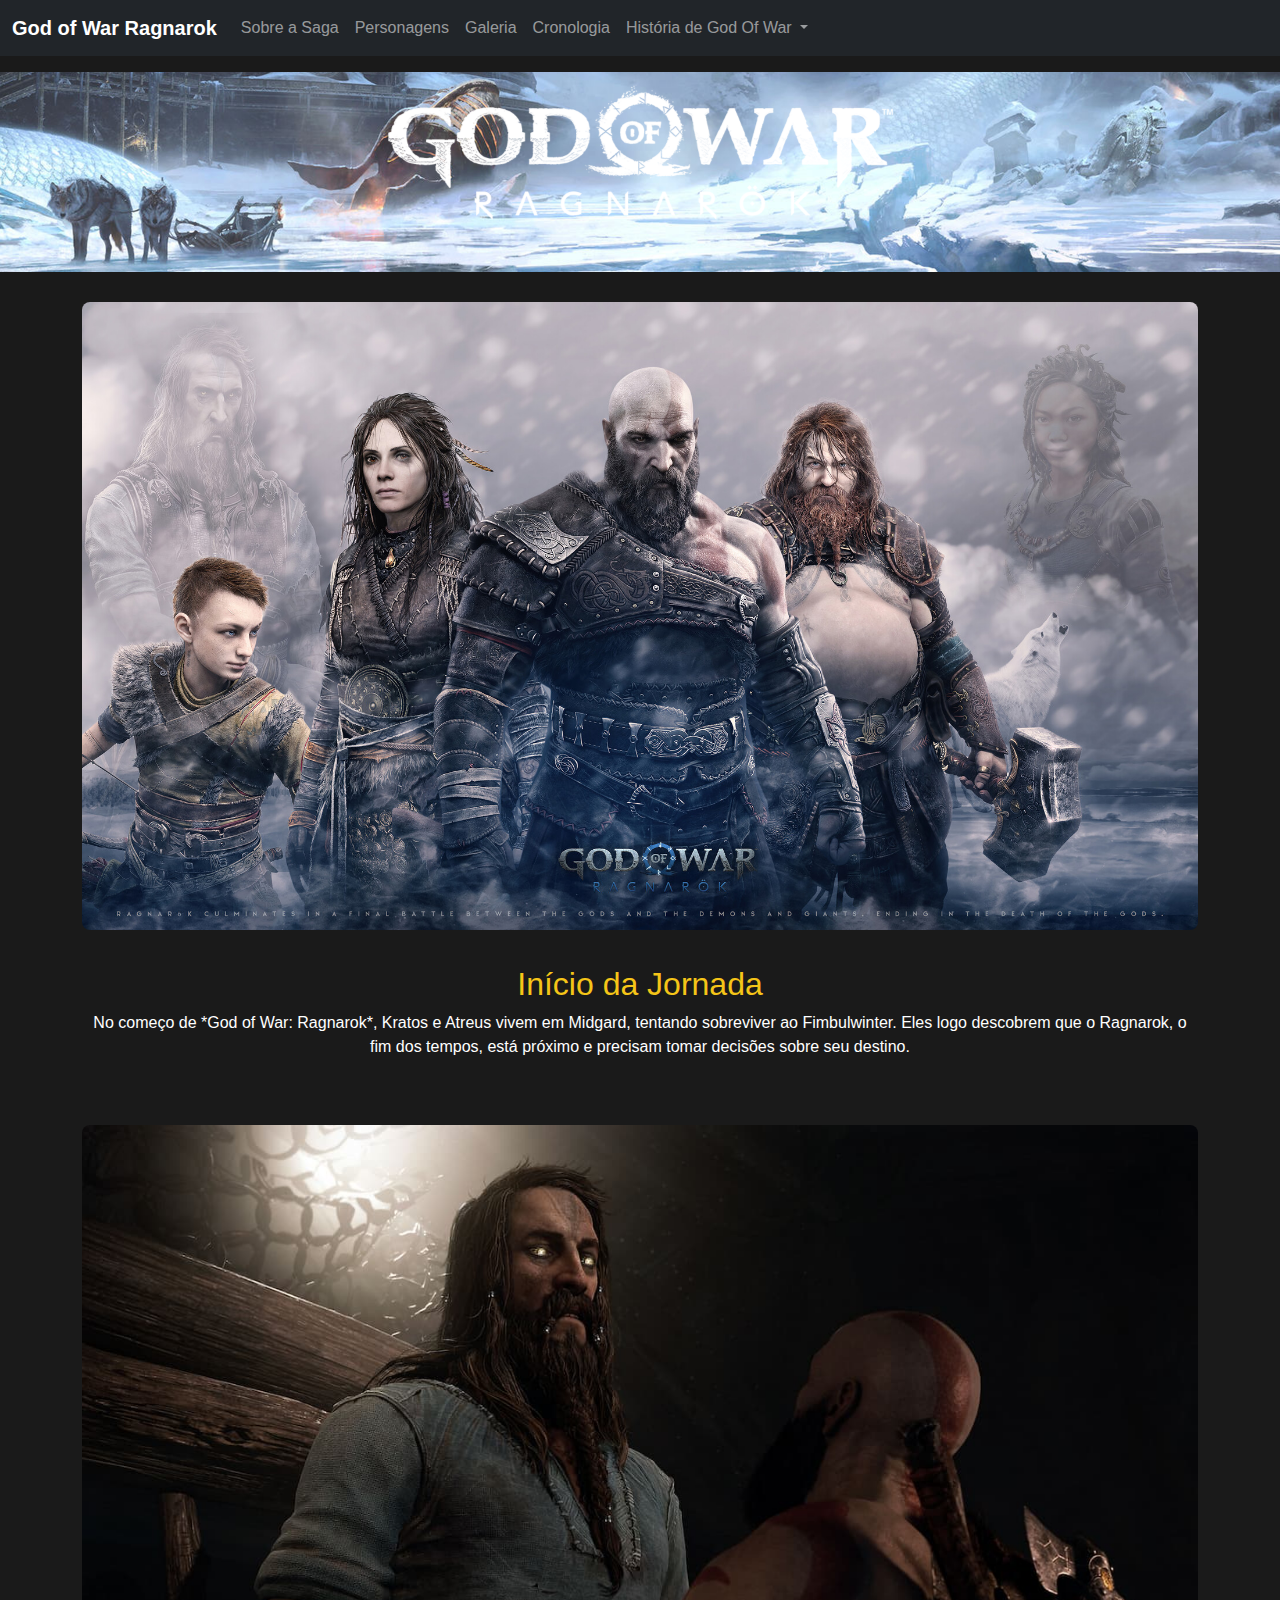
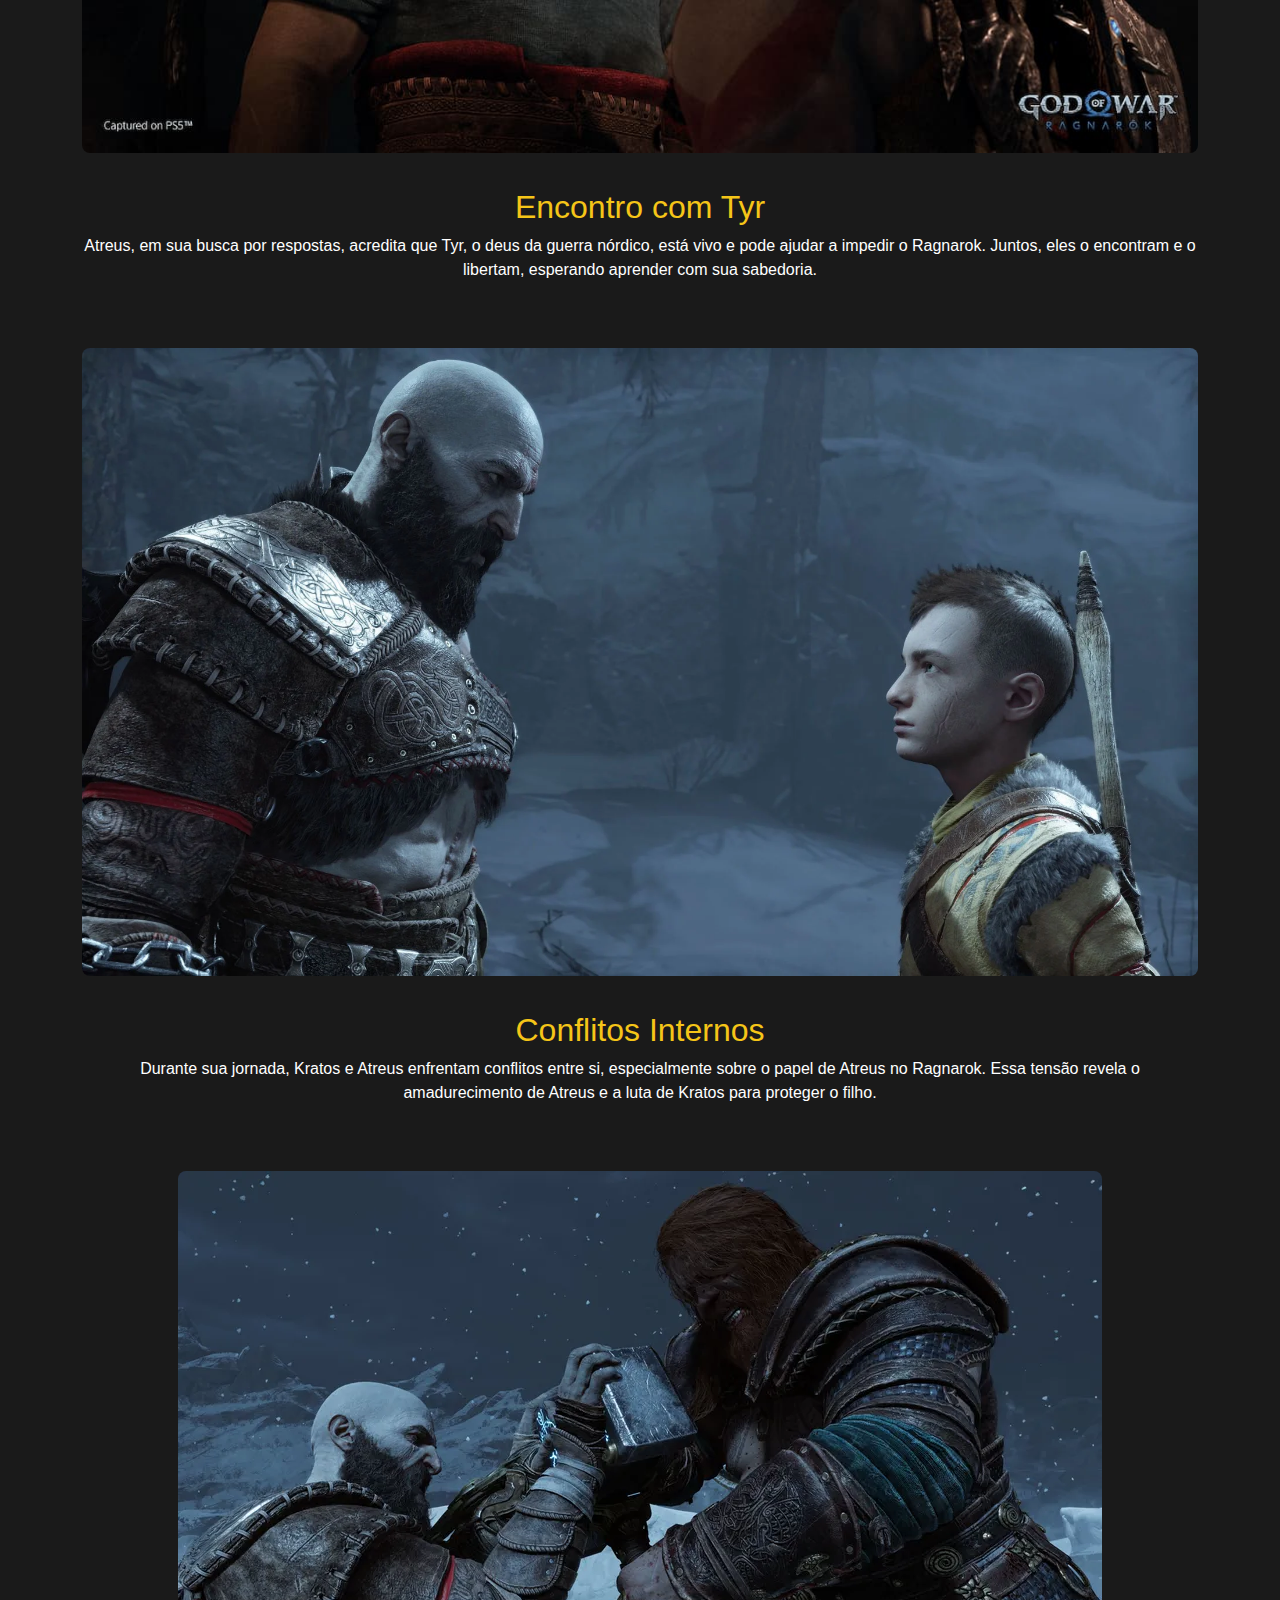
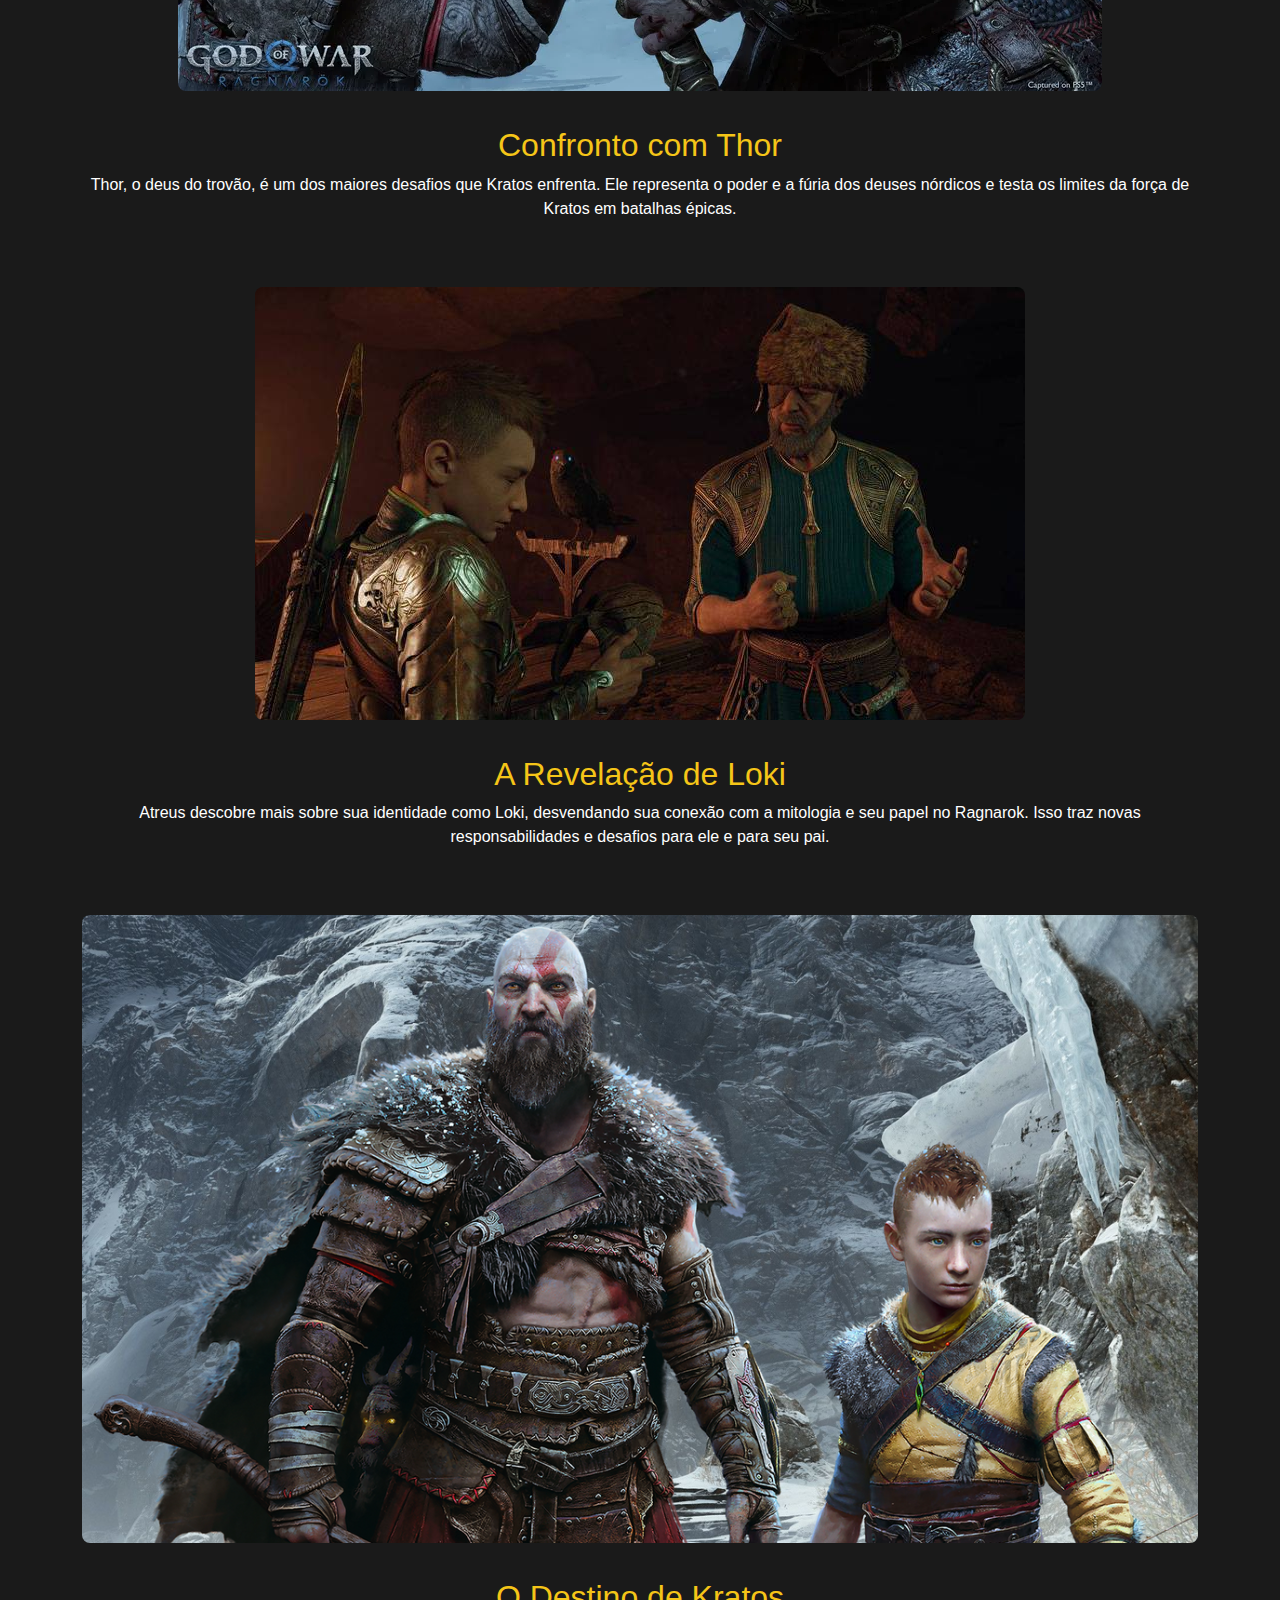
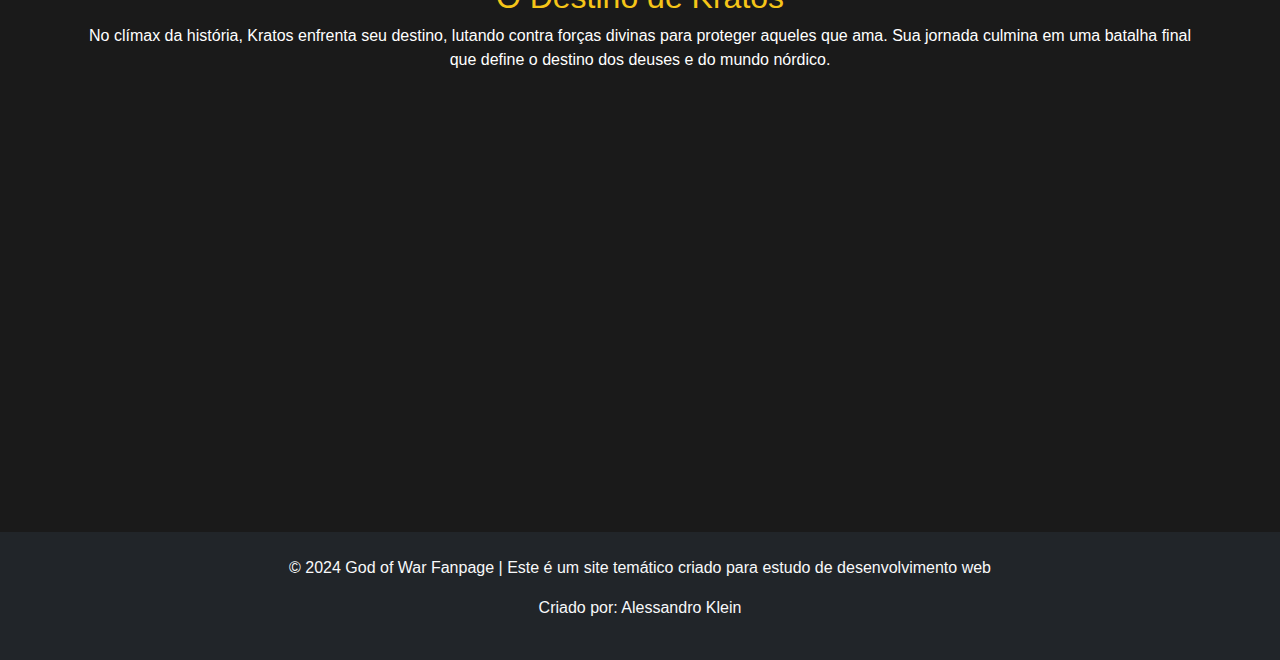
<file: index.html>
<!DOCTYPE html>
<html lang="pt-br">

<head>
   <meta charset="UTF-8">
   <meta name="viewport" content="width=device-width, initial-scale=1.0">
   <title>God of War - Ragnarok</title> <!--Titulo do site que aparece na barra-->
   <link href="https://cdn.jsdelivr.net/npm/bootstrap@5.3.0/dist/css/bootstrap.min.css" rel="stylesheet">
   <link rel="icon" type="image/x-icon" href="img/icone.webp" /> <!--Icone do site-->
   <link rel="stylesheet" href="css/inicio.css"> <!--Chamando o css-->
</head>

<body>

   <!-- Menu do site -->
   <nav class="navbar navbar-expand-lg navbar-dark bg-dark">
      <div class="container-fluid">
         <a class="navbar-brand" href="#">God of War Ragnarok</a>
         <button class="navbar-toggler" type="button" data-bs-toggle="collapse" data-bs-target="#navbarNav">
            <span class="navbar-toggler-icon"></span>
         </button>
         <div class="collapse navbar-collapse" id="navbarNav">
            <ul class="navbar-nav">
               <li class="nav-item"><a class="nav-link" href="index.html">Sobre a Saga</a></li>
               <li class="nav-item"><a class="nav-link" href="personagens.html">Personagens</a></li>
               <li class="nav-item"><a class="nav-link" href="galeria.html">Galeria</a></li>
               <li class="nav-item"><a class="nav-link" href="cronologia.html">Cronologia</a></li>
               <li class="nav-item dropdown">
                  <a class="nav-link dropdown-toggle" href="#" id="navbarDropdown" role="button"
                     data-bs-toggle="dropdown" aria-expanded="false">
                     História de God Of War
                  </a>
                  <ul class="dropdown-menu bg-dark" aria-labelledby="navbarDropdown">
                     <li><a class="dropdown-item text-light"
                           href="https://godofwar.fandom.com/pt-br/wiki/God_of_War">God of War</a></li>
                     <li><a class="dropdown-item text-light"
                           href="https://godofwar.fandom.com/pt-br/wiki/God_of_War">God Of War 2</a></li>
                     <li><a class="dropdown-item text-light"
                           href="https://godofwar.fandom.com/pt-br/wiki/God_of_War:_Chains_of_Olympus">God of War:
                           Chains of Olympus</a></li>
                     <li><a class="dropdown-item text-light"
                           href="https://godofwar.fandom.com/pt-br/wiki/God_of_War_III">God Of War 3</a></li>
                     <li><a class="dropdown-item text-light"
                           href="https://godofwar.fandom.com/pt-br/wiki/God_of_War:_Ghost_of_Sparta">God of War: Ghost
                           of Sparta</a></li>
                     <li><a class="dropdown-item text-light"
                           href="https://godofwar.fandom.com/pt-br/wiki/God_of_War:_Ascension">God of War: Ascension</a>
                     </li>
                     <li><a class="dropdown-item text-light"
                           href="https://www.playstation.com/pt-br/games/god-of-war/">God of War</a></li>
                     <li><a class="dropdown-item text-light"
                           href="https://www.playstation.com/pt-br/games/god-of-war-ragnarok/">God of War Ragnarök</a>
                     </li>
                  </ul>
         </div>
      </div>
   </nav>

   <!-- Cabeçalho -->
   <div id="cabecalho">
      <img src="img/FilterImage.png" alt="God of War Ragnarok">
   </div>

   <!-- Conteúdo Principal -->
   <div class="container">

      <!-- Sessão 1 -->
      <div class="content-section">
         <img src="img/1.jpg" alt="Início da Jornada">
         <h2>Início da Jornada</h2>
         <p>No começo de *God of War: Ragnarok*, Kratos e Atreus vivem em Midgard, tentando sobreviver ao Fimbulwinter.
            Eles logo descobrem que o Ragnarok, o fim dos tempos, está próximo e precisam tomar decisões sobre seu
            destino.</p>
      </div>

      <!-- Sessão 2 -->
      <div class="content-section">
         <img src="img/Tyr.jpg" alt="Encontro com Tyr">
         <h2>Encontro com Tyr</h2>
         <p>Atreus, em sua busca por respostas, acredita que Tyr, o deus da guerra nórdico, está vivo e pode ajudar a
            impedir o Ragnarok. Juntos, eles o encontram e o libertam, esperando aprender com sua sabedoria.</p>
      </div>

      <!-- Sessão 3 -->
      <div class="content-section">
         <img src="img/historia3.webp" alt="Conflitos Internos">
         <h2>Conflitos Internos</h2>
         <p>Durante sua jornada, Kratos e Atreus enfrentam conflitos entre si, especialmente sobre o papel de Atreus no
            Ragnarok. Essa tensão revela o amadurecimento de Atreus e a luta de Kratos para proteger o filho.</p>
      </div>

      <!-- Sessão 4 -->
      <div class="content-section">
         <img src="img/historia4.webp" alt="Confronto com Thor">
         <h2>Confronto com Thor</h2>
         <p>Thor, o deus do trovão, é um dos maiores desafios que Kratos enfrenta. Ele representa o poder e a fúria dos
            deuses nórdicos e testa os limites da força de Kratos em batalhas épicas.</p>
      </div>

      <!-- Sessão 5 -->
      <div class="content-section">
         <img src="img/historia5.jpg" alt="A Revelação de Loki">
         <h2>A Revelação de Loki</h2>
         <p>Atreus descobre mais sobre sua identidade como Loki, desvendando sua conexão com a mitologia e seu papel no
            Ragnarok. Isso traz novas responsabilidades e desafios para ele e para seu pai.</p>
      </div>

      <!-- Sessão 6 -->
      <div class="content-section">
         <img src="img/historia6.webp" alt="O Destino de Kratos">
         <h2>O Destino de Kratos</h2>
         <p>No clímax da história, Kratos enfrenta seu destino, lutando contra forças divinas para proteger aqueles que
            ama. Sua jornada culmina em uma batalha final que define o destino dos deuses e do mundo nórdico.</p>
      </div>
   </div>

   <!-- Sessão de Vídeos -->
   <div class="container my-5">
      <div class="row">
         <div class="col-md-6 mb-4">
            <iframe width="100%" height="315" src="https://www.youtube.com/embed/73vcV1a7dhc?si=-j7WTASxTA_2rGPK"
               title="YouTube video player" frameborder="0"
               allow="accelerometer; autoplay; clipboard-write; encrypted-media; gyroscope; picture-in-picture; web-share"
               referrerpolicy="strict-origin-when-cross-origin" allowfullscreen></iframe>
         </div>
         <div class="col-md-6 mb-4">
            <iframe width="100%" height="315" src="https://www.youtube.com/embed/NadUHKLArLE?si=p5cBdzoyK_fMfnGP"
               title="YouTube video player" frameborder="0"
               allow="accelerometer; autoplay; clipboard-write; encrypted-media; gyroscope; picture-in-picture; web-share"
               referrerpolicy="strict-origin-when-cross-origin" allowfullscreen></iframe>
         </div>
      </div>
   </div>

   <!-- Rodapé -->
   <footer class="bg-dark text-light text-center p-4 mt-5">
      <p>&copy; 2024 God of War Fanpage | Este é um site temático criado para estudo de desenvolvimento web</p>
      <p>Criado por: Alessandro Klein</p>
   </footer>

   <script src="https://cdn.jsdelivr.net/npm/bootstrap@5.3.0/dist/js/bootstrap.bundle.min.js"></script>
</body>

</html>
</file>
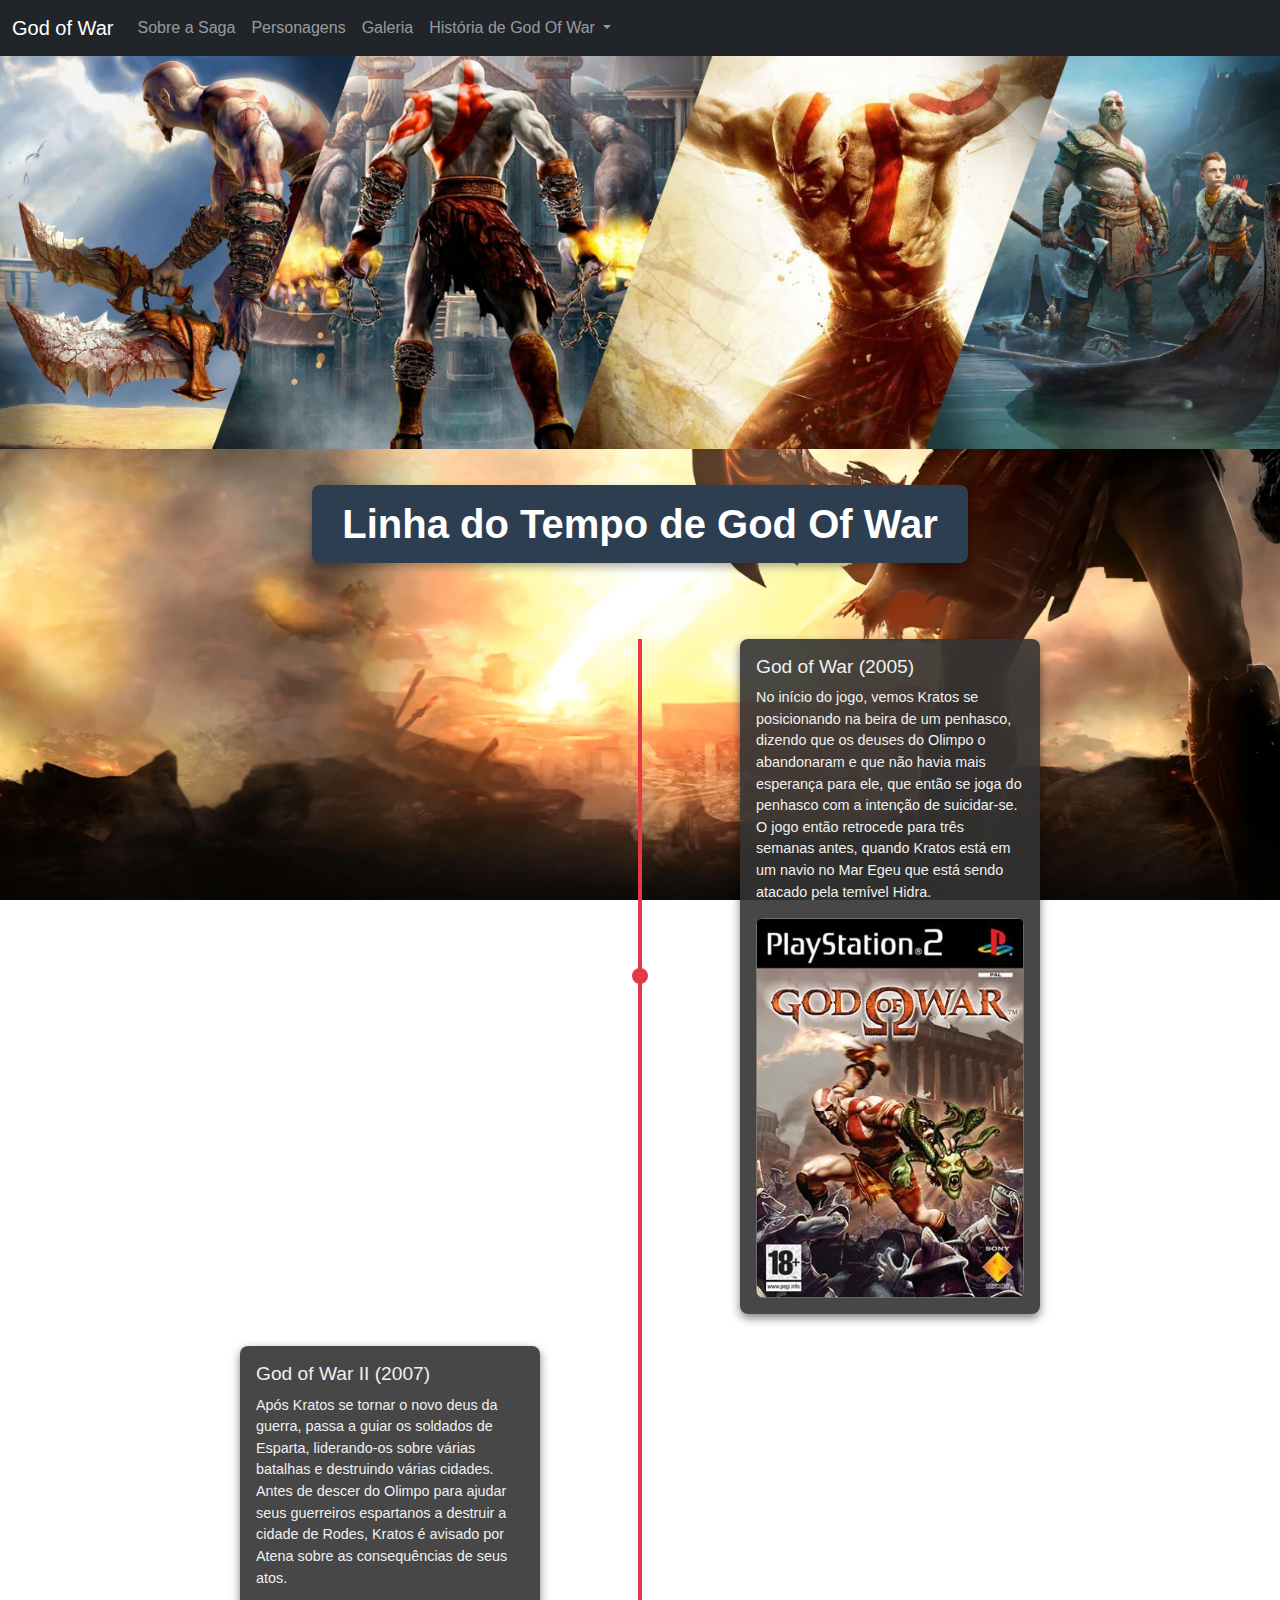
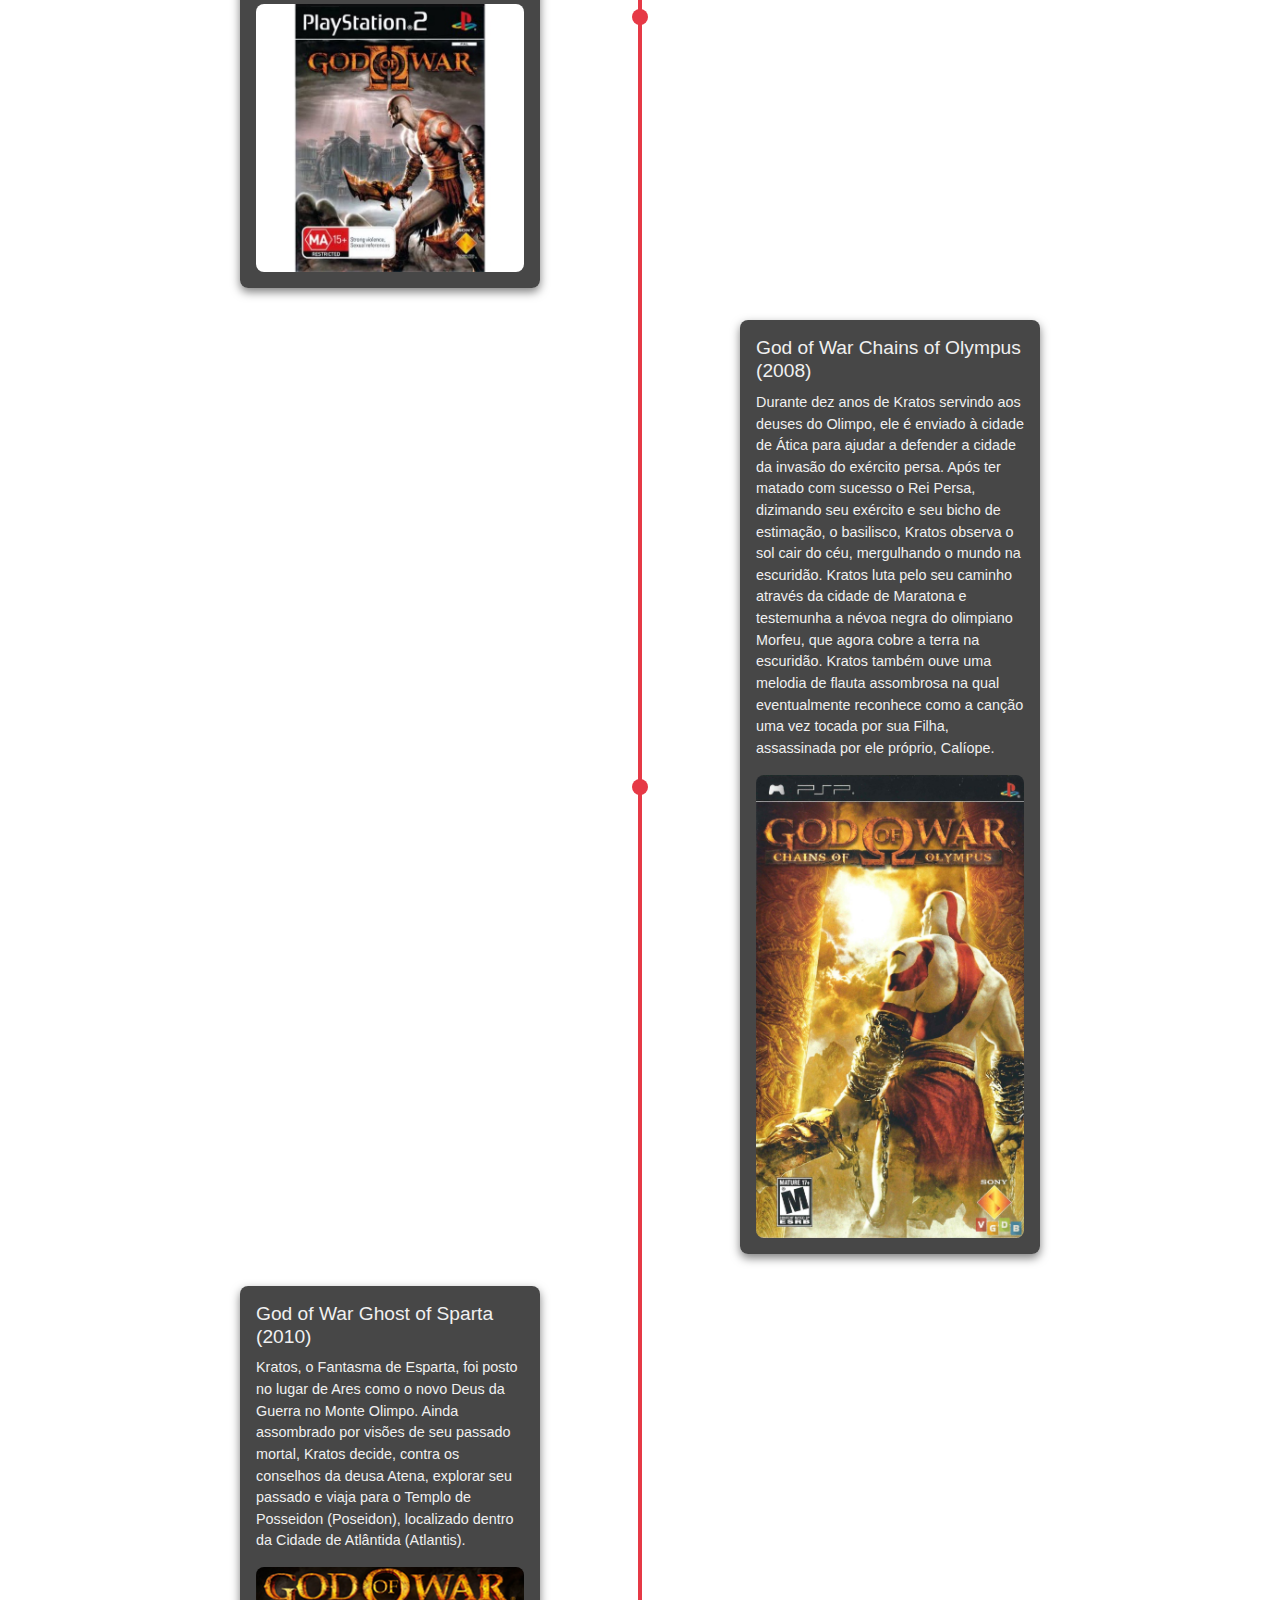
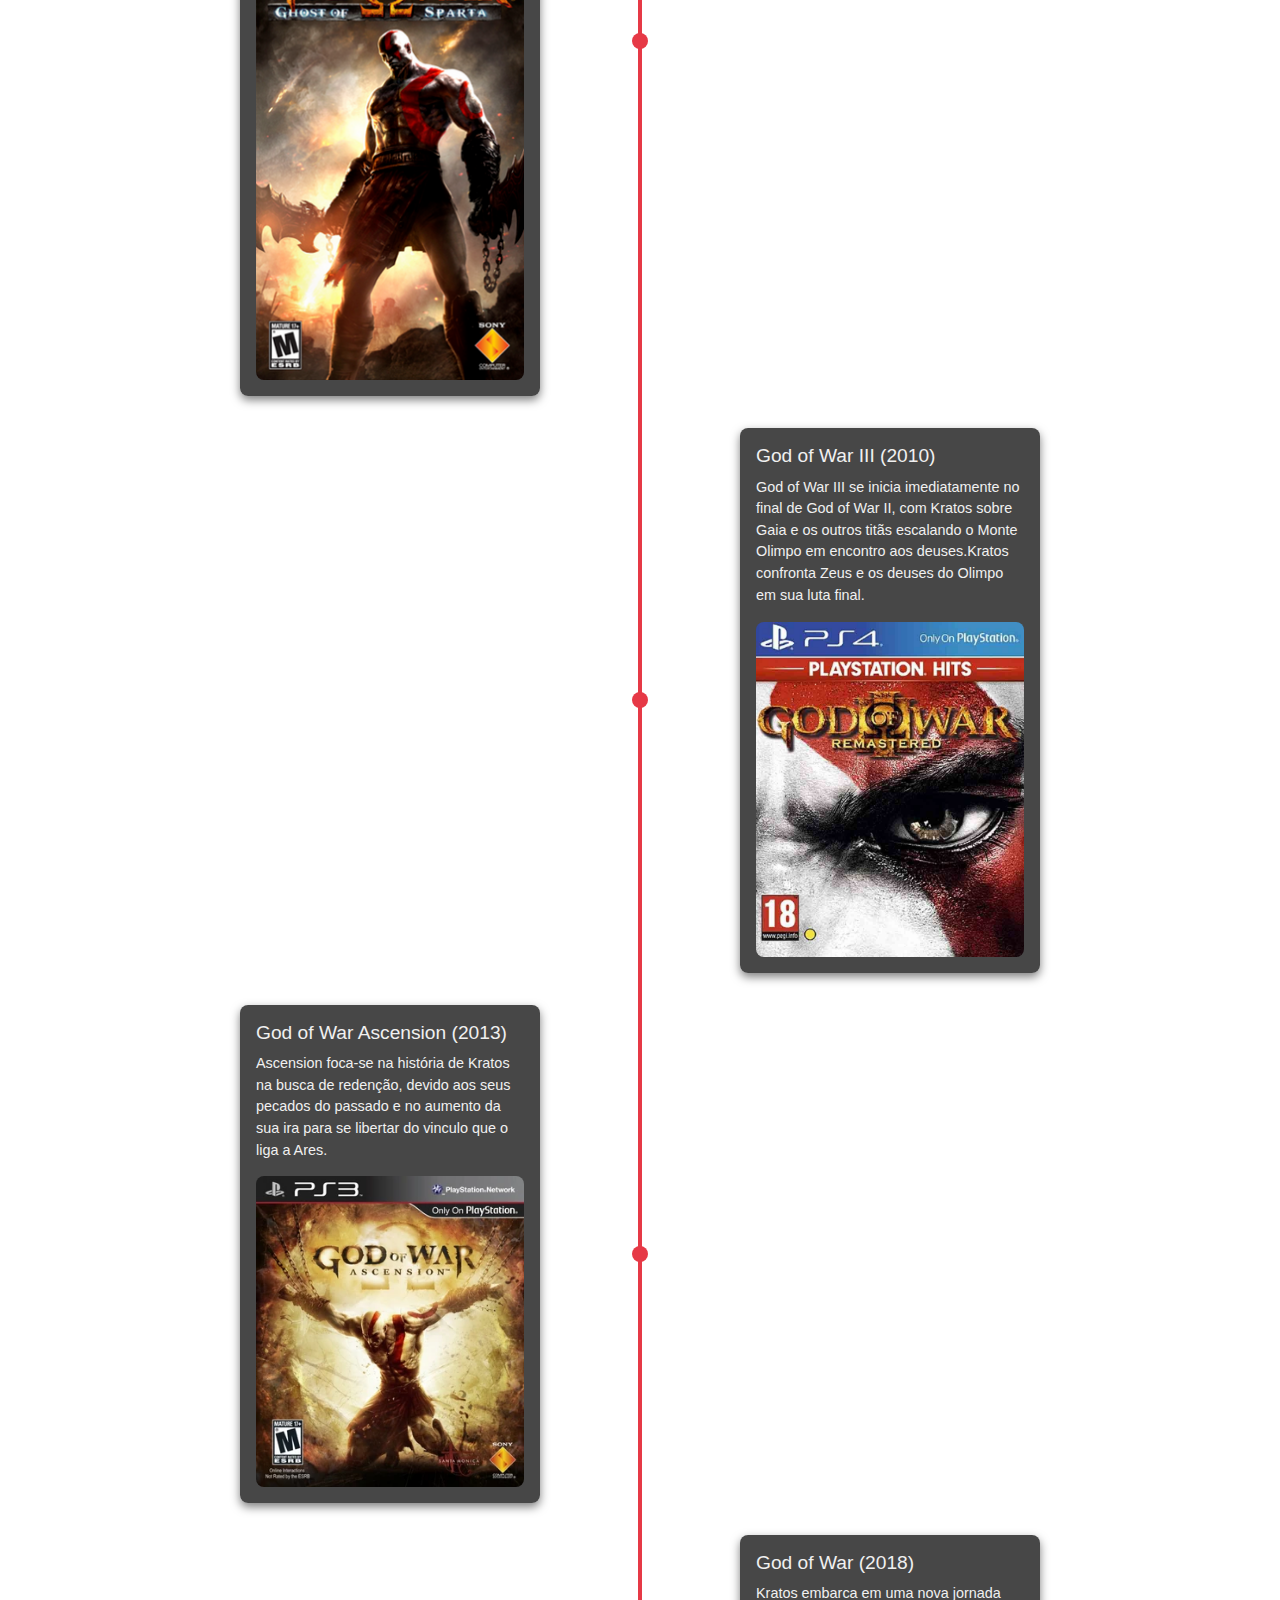
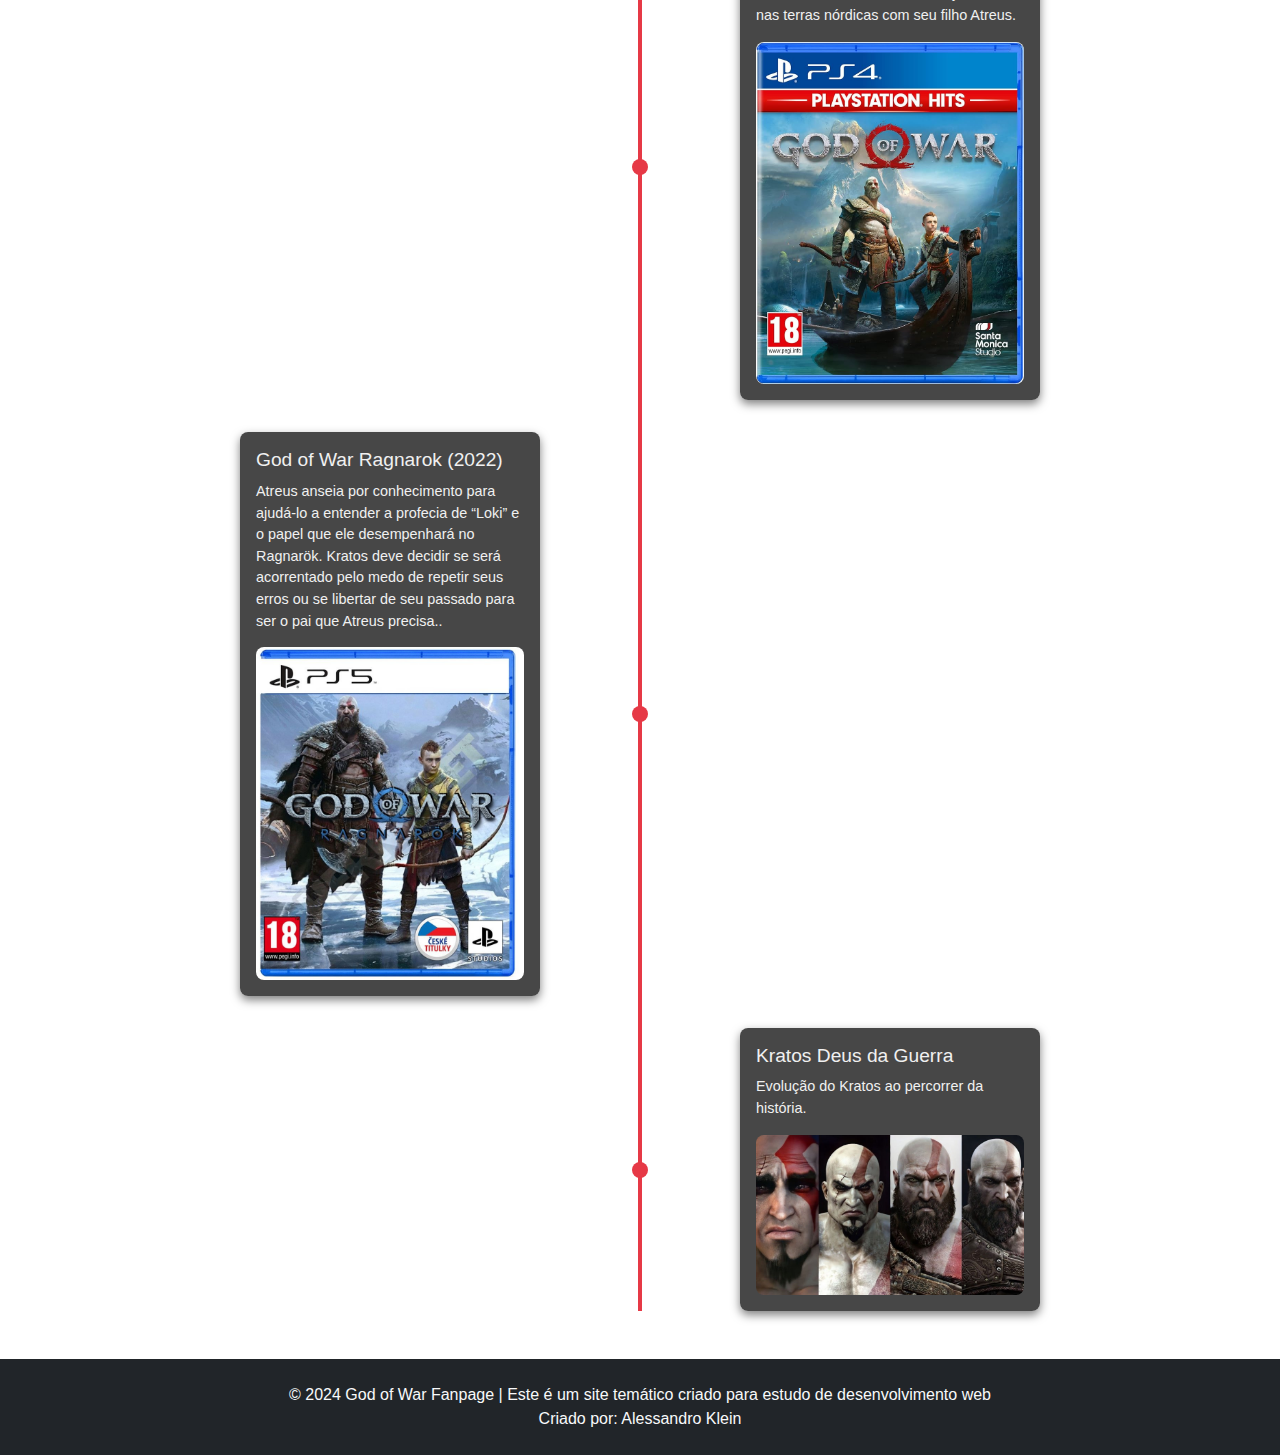
<file: cronologia.html>
<!DOCTYPE html>
<html lang="pt">

<head>
   <meta charset="UTF-8">
   <meta name="viewport" content="width=device-width, initial-scale=1.0">
   <link href="https://cdn.jsdelivr.net/npm/bootstrap@5.3.0/dist/css/bootstrap.min.css" rel="stylesheet">
   <!-- JavaScript do Bootstrap e Popper.js -->
   <script src="https://cdn.jsdelivr.net/npm/@popperjs/core@2.11.7/dist/umd/popper.min.js"></script>
   <script src="https://cdn.jsdelivr.net/npm/bootstrap@5.3.0/dist/js/bootstrap.bundle.min.js"></script>
   <link rel="stylesheet" href="css/crono.css"> <!--Chamando o css-->

   <title>Cronologia - God of War</title>

</head>

<body>

   <!-- Menu do site -->
   <nav class="navbar navbar-expand-lg navbar-dark bg-dark">
      <div class="container-fluid">
         <a class="navbar-brand" href="#">God of War</a>
         <button class="navbar-toggler" type="button" data-bs-toggle="collapse" data-bs-target="#navbarNav"
            aria-controls="navbarNav" aria-expanded="false" aria-label="Toggle navigation">
            <span class="navbar-toggler-icon"></span>
         </button>
         <div class="collapse navbar-collapse" id="navbarNav">
            <ul class="navbar-nav">
               <li class="nav-item"><a class="nav-link" href="index.html">Sobre a Saga</a></li>
               <li class="nav-item"><a class="nav-link" href="personagens.html">Personagens</a></li>
               <li class="nav-item"><a class="nav-link" href="galeria.html">Galeria</a></li>
               <li class="nav-item dropdown">
                  <a class="nav-link dropdown-toggle" href="#" id="navbarDropdown" role="button"
                     data-bs-toggle="dropdown" aria-expanded="false">
                     História de God Of War
                  </a>
                  <ul class="dropdown-menu bg-dark" aria-labelledby="navbarDropdown">
                     <li><a class="dropdown-item text-light"
                           href="https://godofwar.fandom.com/pt-br/wiki/God_of_War">God of War</a></li>
                     <li><a class="dropdown-item text-light"
                           href="https://godofwar.fandom.com/pt-br/wiki/God_of_War">God Of War 2</a></li>
                     <li><a class="dropdown-item text-light"
                           href="https://godofwar.fandom.com/pt-br/wiki/God_of_War:_Chains_of_Olympus">God of War:
                           Chains of Olympus</a></li>
                     <li><a class="dropdown-item text-light"
                           href="https://godofwar.fandom.com/pt-br/wiki/God_of_War_III">God Of War 3</a></li>
                     <li><a class="dropdown-item text-light"
                           href="https://godofwar.fandom.com/pt-br/wiki/God_of_War:_Ghost_of_Sparta">God of War: Ghost
                           of Sparta</a></li>
                     <li><a class="dropdown-item text-light"
                           href="https://godofwar.fandom.com/pt-br/wiki/God_of_War:_Ascension">God of War: Ascension</a>
                     </li>
                     <li><a class="dropdown-item text-light"
                           href="https://www.playstation.com/pt-br/games/god-of-war/">God of War</a></li>
                     <li><a class="dropdown-item text-light"
                           href="https://www.playstation.com/pt-br/games/god-of-war-ragnarok/">God of War Ragnarök</a>
                     </li>
                  </ul>
               </li>
            </ul>
         </div>
      </div>
   </nav>

   <!-- Banner -->
   <div class="banner">
      <img src="img/god-of-war-series-blog-db.jfif" alt="Banner God of War">
   </div>
   <center>
      <h1>Linha do Tempo de God Of War</h1>
   </center><br>
   <!-- Cronologia -->
   <section id="cronologia" class="timeline">
      <div class="timeline-line"></div>

      <!-- Evento de God of War 1 -->
      <div class="timeline-event">
         <div class="timeline-marker"></div>
         <div class="timeline-content">
            <h3>God of War (2005)</h3>
            <p>No início do jogo, vemos Kratos se posicionando na beira de um penhasco, dizendo que os deuses do Olimpo
               o abandonaram e que não havia mais esperança para ele, que então se joga do penhasco com a intenção de
               suicidar-se. O jogo então retrocede para três semanas antes, quando Kratos está em um navio no Mar Egeu
               que está sendo atacado pela temível Hidra. </p>
            <img src="img/god.webp" alt="God of War 2005">
         </div>
      </div>

      <!-- Evento de God of War 2 -->
      <div class="timeline-event">
         <div class="timeline-marker"></div>
         <div class="timeline-content">
            <h3>God of War II (2007)</h3>
            <p>Após Kratos se tornar o novo deus da guerra, passa a guiar os soldados de Esparta, liderando-os sobre
               várias batalhas e destruindo várias cidades. Antes de descer do Olimpo para ajudar seus guerreiros
               espartanos a destruir a cidade de Rodes, Kratos é avisado por Atena sobre as consequências de seus atos.
            </p>
            <img src="img/capa2.jfif" alt="God of War II 2007">
         </div>
      </div>

      <!-- Evento de God of War Chains of Olympus -->
      <div class="timeline-event">
         <div class="timeline-marker"></div>
         <div class="timeline-content">
            <h3>God of War Chains of Olympus (2008)</h3>
            <p>Durante dez anos de Kratos servindo aos deuses do Olimpo, ele é enviado à cidade de Ática para ajudar a
               defender a cidade da invasão do exército persa. Após ter matado com sucesso o Rei Persa, dizimando seu
               exército e seu bicho de estimação, o basilisco, Kratos observa o sol cair do céu, mergulhando o mundo na
               escuridão. Kratos luta pelo seu caminho através da cidade de Maratona e testemunha a névoa negra do
               olimpiano Morfeu, que agora cobre a terra na escuridão. Kratos também ouve uma melodia de flauta
               assombrosa na qual eventualmente reconhece como a canção uma vez tocada por sua Filha, assassinada por
               ele próprio, Calíope.</p>
            <img src="img/god-of-war-chains-of-olympus.jpg" alt="God of War  Chains of Olympus 2008">
         </div>
      </div>

      <!-- Evento de God of War Ghost of Sparta -->
      <div class="timeline-event">
         <div class="timeline-marker"></div>
         <div class="timeline-content">
            <h3>God of War Ghost of Sparta (2010)</h3>
            <p>Kratos, o Fantasma de Esparta, foi posto no lugar de Ares como o novo Deus da Guerra no Monte Olimpo.
               Ainda assombrado por visões de seu passado mortal, Kratos decide, contra os conselhos da deusa Atena,
               explorar seu passado e viaja para o Templo de Posseidon (Poseidon), localizado dentro da Cidade de
               Atlântida (Atlantis). </p>
            <img src="img/God_of_War_Ghost_of_Sparta_capa.png" alt="God of War Ghost of Sparta 2010">
         </div>
      </div>

      <!-- Evento de God of War III -->
      <div class="timeline-event">
         <div class="timeline-marker"></div>
         <div class="timeline-content">
            <h3>God of War III (2010)</h3>
            <p>God of War III se inicia imediatamente no final de God of War II, com Kratos sobre Gaia e os outros titãs
               escalando o Monte Olimpo em encontro aos deuses.Kratos confronta Zeus e os deuses do Olimpo em sua luta
               final.</p>
            <img src="img/capa3.jpg" alt="God of War III 2010">
         </div>
      </div>

      <!-- Evento de God of War Ascension -->
      <div class="timeline-event">
         <div class="timeline-marker"></div>
         <div class="timeline-content">
            <h3>God of War Ascension (2013)</h3>
            <p>Ascension foca-se na história de Kratos na busca de redenção, devido aos seus pecados do passado ​​e no
               aumento da sua ira para se libertar do vinculo que o liga a Ares.</p>
            <img src="img/capa_ancension.webp" alt="God of War Ascension 2013">
         </div>
      </div>

      <!-- Evento de God of War (2018) -->
      <div class="timeline-event">
         <div class="timeline-marker"></div>
         <div class="timeline-content">
            <h3>God of War (2018)</h3>
            <p>Kratos embarca em uma nova jornada nas terras nórdicas com seu filho Atreus.</p>
            <img src="img/capa4.jpg" alt="God of War 2018">
         </div>
      </div>

      <!-- Evento de God of War Ragnarok (2022) -->
      <div class="timeline-event">
         <div class="timeline-marker"></div>
         <div class="timeline-content">
            <h3>God of War Ragnarok (2022)</h3>
            <p>Atreus anseia por conhecimento para ajudá-lo a entender a profecia de “Loki” e o papel que ele
               desempenhará no Ragnarök. Kratos deve decidir se será acorrentado pelo medo de repetir seus erros ou se
               libertar de seu passado para ser o pai que Atreus precisa..</p>
            <img src="img/capa5.webp" alt="God of War Ragnarok 2022">
         </div>
      </div>

      <!-- Evento de God of War -->
      <div class="timeline-event">
         <div class="timeline-marker"></div>
         <div class="timeline-content">
            <h3> Kratos Deus da Guerra</h3>
            <p>Evolução do Kratos ao percorrer da história. </p>
            <img src="img/mudanca.jfif" alt="God of War">
         </div>
      </div>

   </section>

   <!-- Rodapé -->
   <footer class="bg-dark text-light text-center p-4 mt-5">
      <p>&copy; 2024 God of War Fanpage | Este é um site temático criado para estudo de desenvolvimento web</p>
      <p>Criado por: Alessandro Klein</p>
   </footer>

</body>

</html>
</file>
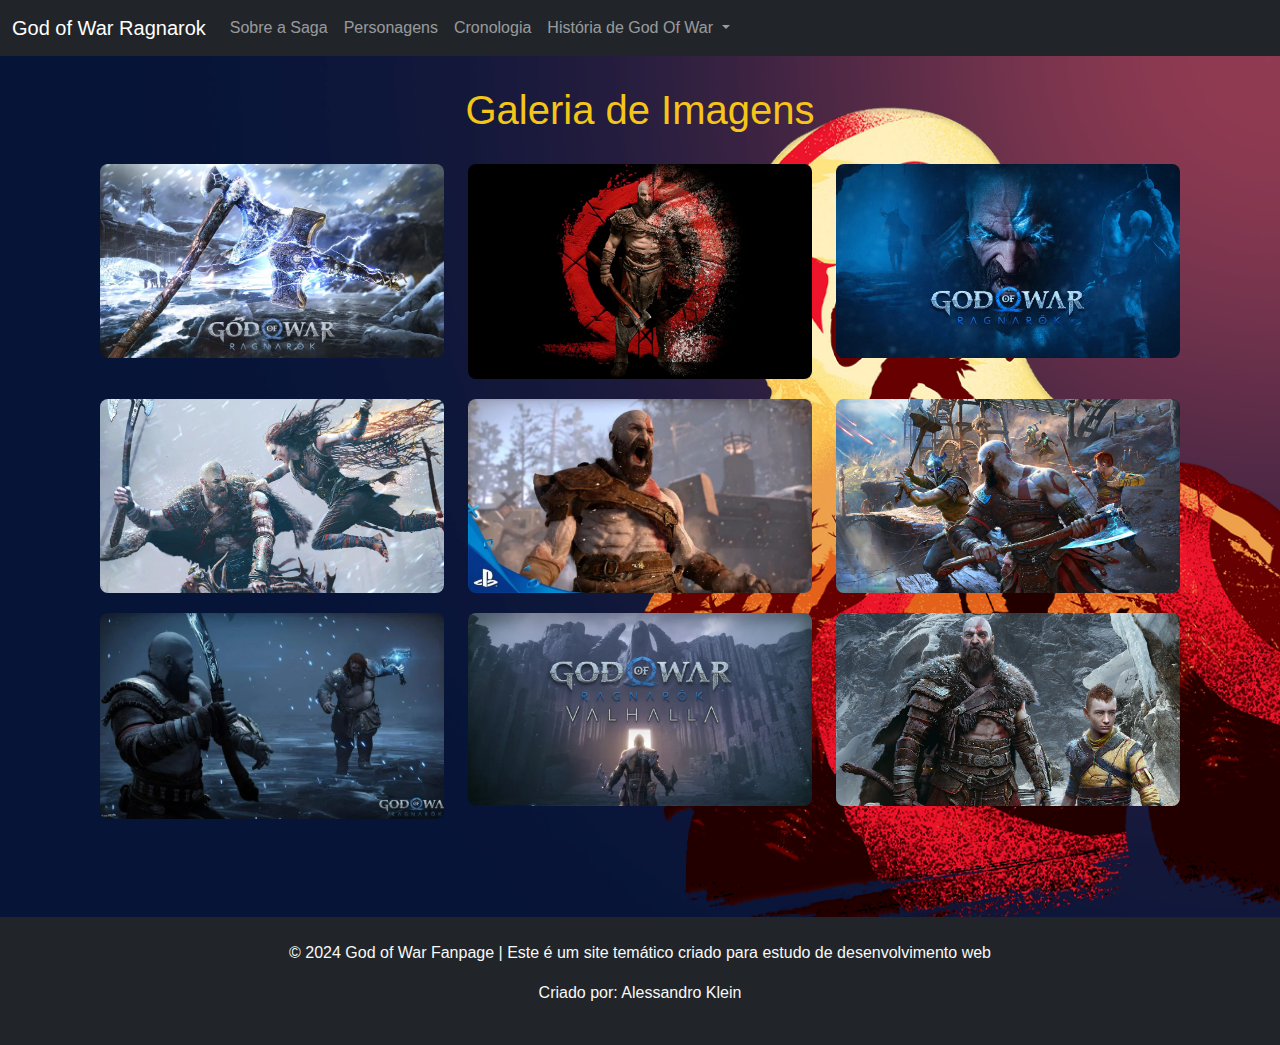
<file: galeria.html>
<!DOCTYPE html>
<html lang="pt-br">

<head>
   <meta charset="UTF-8">
   <meta name="viewport" content="width=device-width, initial-scale=1.0">
   <title>Galeria de Imagens</title><!--Titulo do site que aparece na barra-->
   <link rel="icon" type="image/x-icon" href="img/icone.webp" /><!--Icone do site-->
   <link href="https://cdn.jsdelivr.net/npm/bootstrap@5.3.0/dist/css/bootstrap.min.css" rel="stylesheet">
   <link rel="stylesheet" href="css/galeria.css"> <!--Chamando o css-->
</head>

<body>

   <!-- Menu do site -->
   <nav class="navbar navbar-expand-lg navbar-dark bg-dark">
      <div class="container-fluid">
         <a class="navbar-brand" href="#">God of War Ragnarok</a>
         <button class="navbar-toggler" type="button" data-bs-toggle="collapse" data-bs-target="#navbarNav">
            <span class="navbar-toggler-icon"></span>
         </button>
         <div class="collapse navbar-collapse" id="navbarNav">
            <ul class="navbar-nav">
               <li class="nav-item"><a class="nav-link" href="index.html">Sobre a Saga</a></li>
               <li class="nav-item"><a class="nav-link" href="personagens.html">Personagens</a></li>
               <li class="nav-item"><a class="nav-link" href="cronologia.html">Cronologia</a></li>
               <li class="nav-item dropdown">
                  <a class="nav-link dropdown-toggle" href="#" id="navbarDropdown" role="button"
                     data-bs-toggle="dropdown" aria-expanded="false">
                     História de God Of War
                  </a>
                  <ul class="dropdown-menu bg-dark" aria-labelledby="navbarDropdown">
                     <li><a class="dropdown-item text-light"
                           href="https://godofwar.fandom.com/pt-br/wiki/God_of_War">God of War</a></li>
                     <li><a class="dropdown-item text-light"
                           href="https://godofwar.fandom.com/pt-br/wiki/God_of_War">God Of War 2</a></li>
                     <li><a class="dropdown-item text-light"
                           href="https://godofwar.fandom.com/pt-br/wiki/God_of_War:_Chains_of_Olympus">God of War:
                           Chains of Olympus</a></li>
                     <li><a class="dropdown-item text-light"
                           href="https://godofwar.fandom.com/pt-br/wiki/God_of_War_III">God Of War 3</a></li>
                     <li><a class="dropdown-item text-light"
                           href="https://godofwar.fandom.com/pt-br/wiki/God_of_War:_Ghost_of_Sparta">God of War: Ghost
                           of Sparta</a></li>
                     <li><a class="dropdown-item text-light"
                           href="https://godofwar.fandom.com/pt-br/wiki/God_of_War:_Ascension">God of War: Ascension</a>
                     </li>
                     <li><a class="dropdown-item text-light"
                           href="https://www.playstation.com/pt-br/games/god-of-war/">God of War</a></li>
                     <li><a class="dropdown-item text-light"
                           href="https://www.playstation.com/pt-br/games/god-of-war-ragnarok/">God of War Ragnarök</a>
                     </li>
                  </ul>
         </div>
      </div>
   </nav>

   <div class="container gallery-container">
      <h1>Galeria de Imagens</h1>
      <!-- Galeria de Fotos -->
      <div class="row">
         <div class="col-md-4 col-sm-6 gallery-item">
            <img src="img/galeria6.jpg" alt="Imagem 1">
         </div>
         <div class="col-md-4 col-sm-6 gallery-item">
            <img src="img/god5.webp" alt="Imagem 2">
         </div>
         <div class="col-md-4 col-sm-6 gallery-item">
            <img src="img/banner2.jpg" alt="Imagem 3">
         </div>
         <div class="col-md-4 col-sm-6 gallery-item">
            <img src="img/galeria.jpg" alt="Imagem 4">
         </div>
         <div class="col-md-4 col-sm-6 gallery-item">
            <img src="img/galeria3.webp" alt="Imagem 5">
         </div>
         <div class="col-md-4 col-sm-6 gallery-item">
            <img src="img/galeria2.jpg" alt="Imagem 6">
         </div>
         <div class="col-md-4 col-sm-6 gallery-item">
            <img src="img/galeria4.webp" alt="Imagem 7">
         </div>
         <div class="col-md-4 col-sm-6 gallery-item">
            <img src="img/galeria5.jpg" alt="Imagem 8">
         </div>
         <div class="col-md-4 col-sm-6 gallery-item">
            <img src="img/historia6.webp" alt="Imagem 9">
         </div>
      </div>
   </div>




   <!-- Rodapé -->
   <footer class="bg-dark text-light text-center p-4 mt-5">
      <p>&copy; 2024 God of War Fanpage | Este é um site temático criado para estudo de desenvolvimento web</p>
      <p>Criado por: Alessandro Klein</p>
   </footer>

   <script src="https://cdn.jsdelivr.net/npm/bootstrap@5.3.0/dist/js/bootstrap.bundle.min.js"></script>
</body>

</html>
</file>
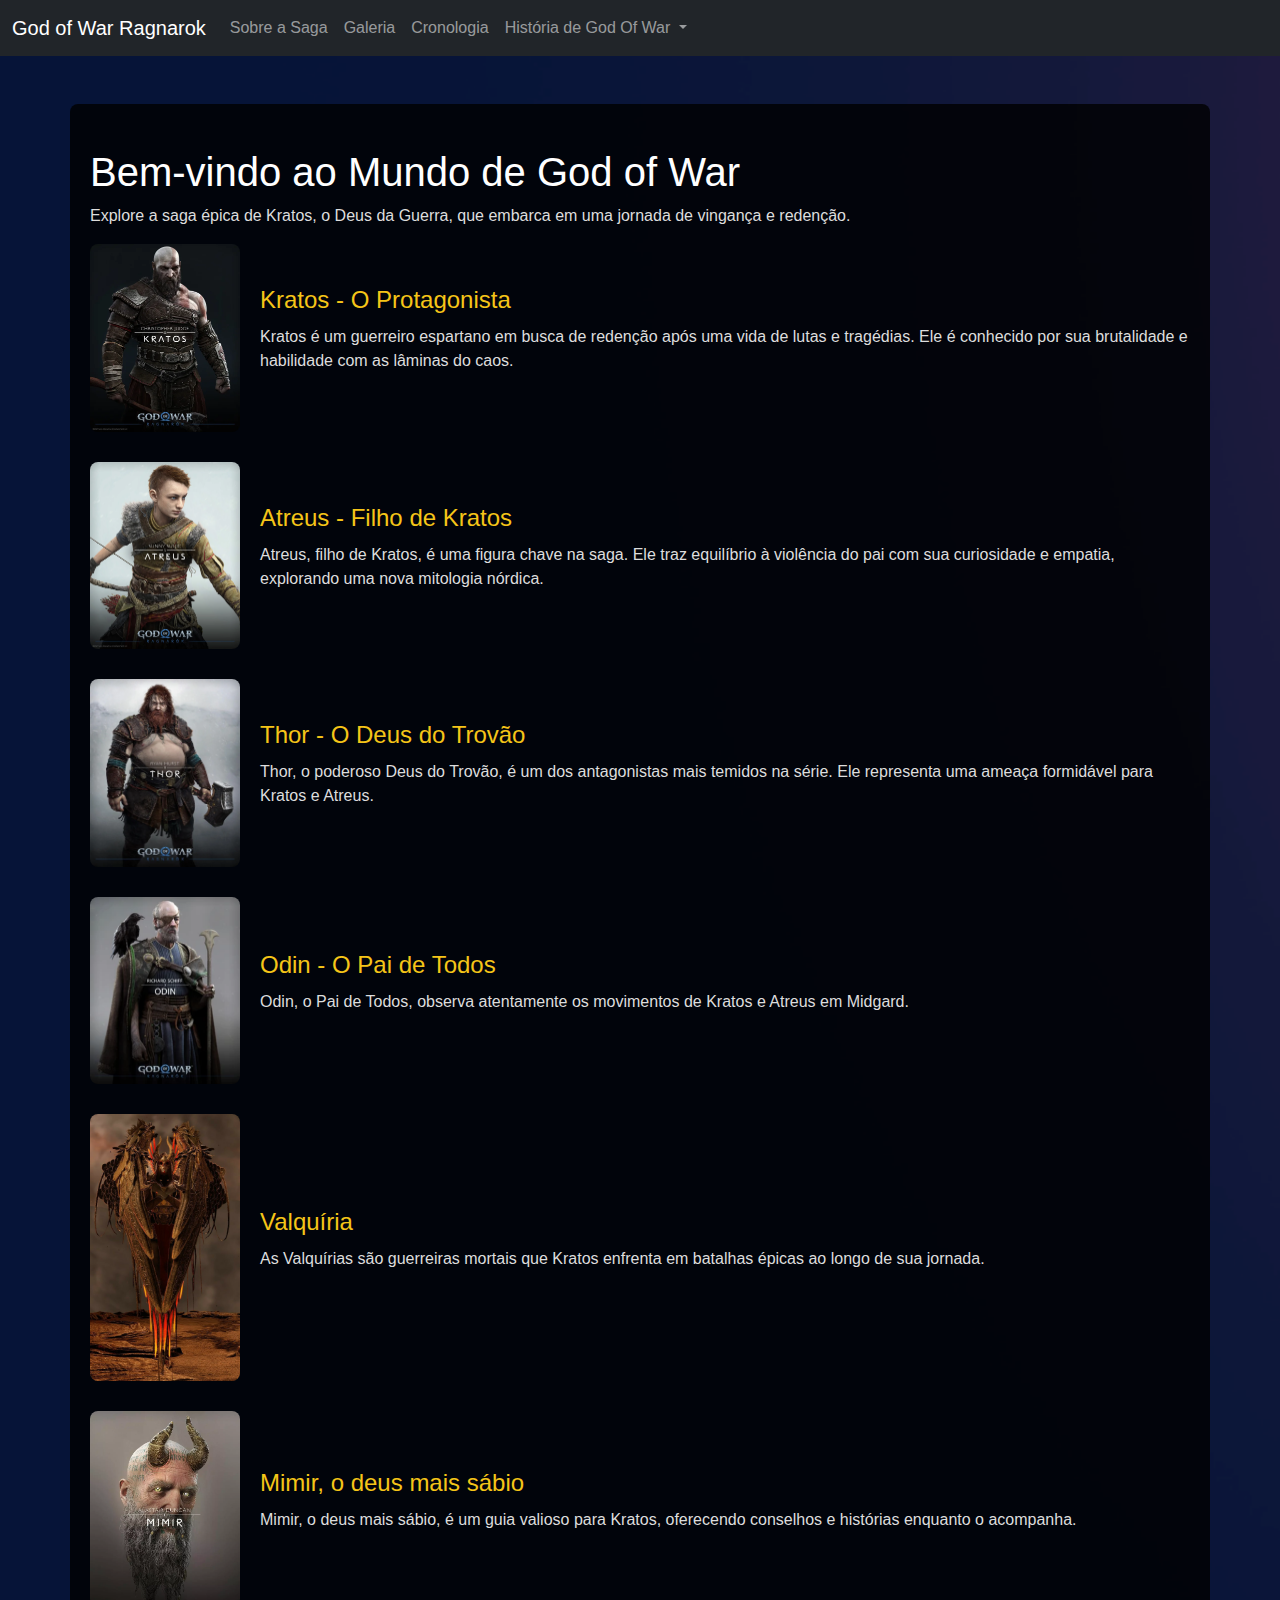
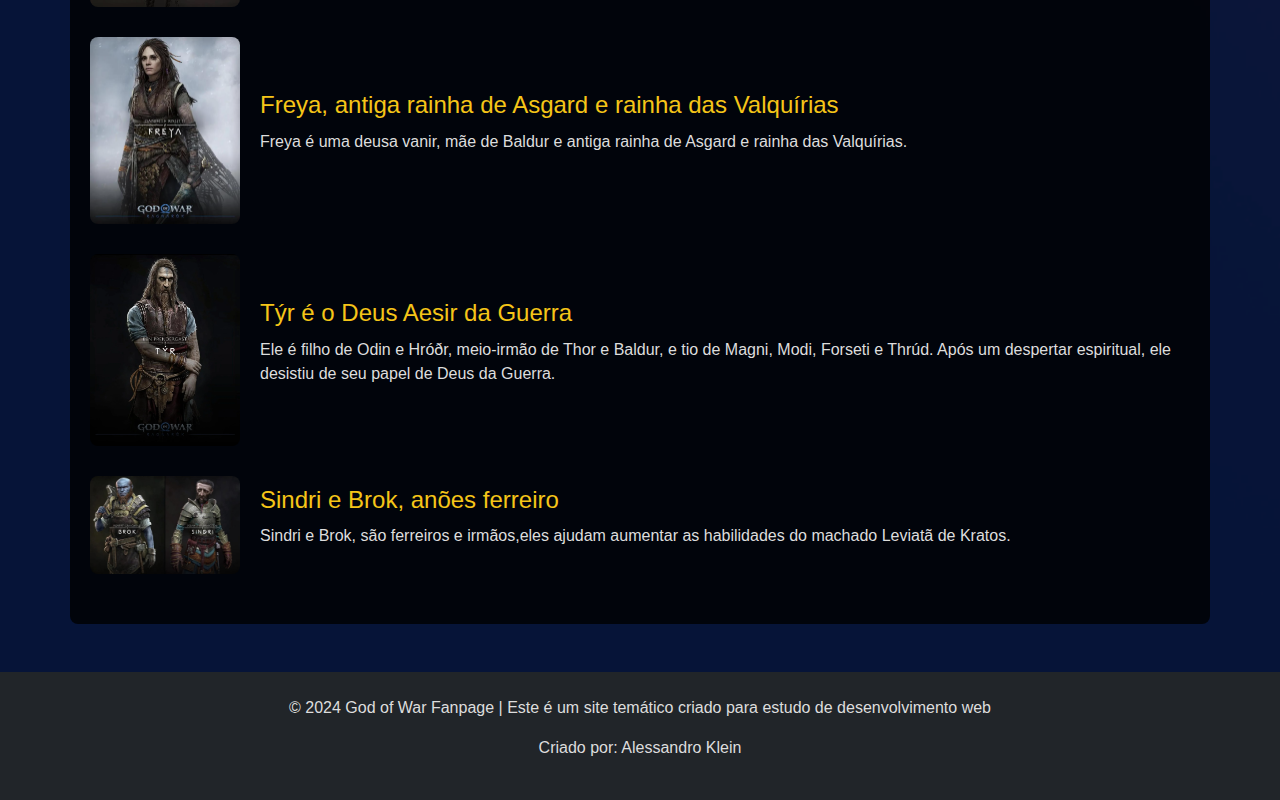
<file: personagens.html>
<!DOCTYPE html>
<html lang="pt-br">

<head>
   <meta charset="UTF-8">
   <meta name="viewport" content="width=device-width, initial-scale=1.0">
   <title>God of War - Personagens</title><!--Titulo do site que aparece na barra-->
   <link rel="icon" type="image/x-icon" href="img/icone.webp" /><!--Icone do site-->
   <link href="https://cdn.jsdelivr.net/npm/bootstrap@5.3.0/dist/css/bootstrap.min.css" rel="stylesheet">
   <link rel="stylesheet" href="css/estilos.css"><!--Chamando o css-->
</head>

<body>

   <!-- Menu do site -->
   <nav class="navbar navbar-expand-lg navbar-dark bg-dark">
      <div class="container-fluid">
         <a class="navbar-brand" href="#">God of War Ragnarok</a>
         <button class="navbar-toggler" type="button" data-bs-toggle="collapse" data-bs-target="#navbarNav">
            <span class="navbar-toggler-icon"></span>
         </button>
         <div class="collapse navbar-collapse" id="navbarNav">
            <ul class="navbar-nav">
               <li class="nav-item"><a class="nav-link" href="index.html">Sobre a Saga</a></li>
               <li class="nav-item"><a class="nav-link" href="galeria.html">Galeria</a></li>
               <li class="nav-item"><a class="nav-link" href="cronologia.html">Cronologia</a></li>
               <li class="nav-item dropdown">
                  <a class="nav-link dropdown-toggle" href="#" id="navbarDropdown" role="button"
                     data-bs-toggle="dropdown" aria-expanded="false">
                     História de God Of War
                  </a>
                  <ul class="dropdown-menu bg-dark" aria-labelledby="navbarDropdown">
                     <li><a class="dropdown-item text-light"
                           href="https://godofwar.fandom.com/pt-br/wiki/God_of_War">God of War</a></li>
                     <li><a class="dropdown-item text-light"
                           href="https://godofwar.fandom.com/pt-br/wiki/God_of_War">God Of War 2</a></li>
                     <li><a class="dropdown-item text-light"
                           href="https://godofwar.fandom.com/pt-br/wiki/God_of_War:_Chains_of_Olympus">God of War:
                           Chains of Olympus</a></li>
                     <li><a class="dropdown-item text-light"
                           href="https://godofwar.fandom.com/pt-br/wiki/God_of_War_III">God Of War 3</a></li>
                     <li><a class="dropdown-item text-light"
                           href="https://godofwar.fandom.com/pt-br/wiki/God_of_War:_Ghost_of_Sparta">God of War: Ghost
                           of Sparta</a></li>
                     <li><a class="dropdown-item text-light"
                           href="https://godofwar.fandom.com/pt-br/wiki/God_of_War:_Ascension">God of War: Ascension</a>
                     </li>
                     <li><a class="dropdown-item text-light"
                           href="https://www.playstation.com/pt-br/games/god-of-war/">God of War</a></li>
                     <li><a class="dropdown-item text-light"
                           href="https://www.playstation.com/pt-br/games/god-of-war-ragnarok/">God of War Ragnarök</a>
                     </li>
                  </ul>
         </div>
      </div>
   </nav>

   <div class="container mt-5">
      <h1 class="mt-4">Bem-vindo ao Mundo de God of War</h1>
      <p>Explore a saga épica de Kratos, o Deus da Guerra, que embarca em uma jornada de vingança e redenção.</p>

      <!--  Imagens e Texto  -->
      <div class="personagem-row kratos">
         <img src="img/kratoss.webp" class="personagem-img" alt="Kratos">
         <div>
            <h2>Kratos - O Protagonista</h2>
            <p>Kratos é um guerreiro espartano em busca de redenção após uma vida de lutas e tragédias. Ele é conhecido
               por sua brutalidade e habilidade com as lâminas do caos.</p>
         </div>
      </div>

      <div class="personagem-row atreus">
         <img src="img/atreus_resized.webp" class="personagem-img" alt="Atreus">
         <div>
            <h2>Atreus - Filho de Kratos</h2>
            <p>Atreus, filho de Kratos, é uma figura chave na saga. Ele traz equilíbrio à violência do pai com sua
               curiosidade e empatia, explorando uma nova mitologia nórdica.</p>
         </div>
      </div>

      <div class="personagem-row thor">
         <img src="img/thor.webp" class="personagem-img" alt="Thor">
         <div>
            <h2>Thor - O Deus do Trovão</h2>
            <p>Thor, o poderoso Deus do Trovão, é um dos antagonistas mais temidos na série. Ele representa uma ameaça
               formidável para Kratos e Atreus.</p>
         </div>
      </div>

      <div class="personagem-row odin">
         <img src="img/odin_resized.webp" class="personagem-img" alt="Odin">
         <div>
            <h2>Odin - O Pai de Todos</h2>
            <p>Odin, o Pai de Todos, observa atentamente os movimentos de Kratos e Atreus em Midgard.</p>
         </div>
      </div>

      <div class="personagem-row valquiria">
         <img src="img/Valquiria1_resized.jpg" class="personagem-img" alt="Valquíria">
         <div>
            <h2>Valquíria</h2>
            <p>As Valquírias são guerreiras mortais que Kratos enfrenta em batalhas épicas ao longo de sua jornada.</p>
         </div>
      </div>

      <div class="personagem-row mimir">
         <img src="img/mimir_resized.webp" class="personagem-img" alt="Mimir">
         <div>
            <h2>Mimir, o deus mais sábio</h2>
            <p>Mimir, o deus mais sábio, é um guia valioso para Kratos, oferecendo conselhos e histórias enquanto o
               acompanha.</p>
         </div>
      </div>
      <div class="personagem-row mimir">
         <img src="img/freya.jpeg" class="personagem-img" alt="freya">
         <div>
            <h2>Freya, antiga rainha de Asgard e rainha das Valquírias</h2>
            <p>Freya é uma deusa vanir, mãe de Baldur e antiga rainha de Asgard e rainha das Valquírias.</p>
         </div>
      </div>
      <div class="personagem-row mimir">
         <img src="img/tyr1.webp" class="personagem-img" alt="tyr">
         <div>
            <h2>Týr é o Deus Aesir da Guerra</h2>
            <p>Ele é filho de Odin e Hróðr, meio-irmão de Thor e Baldur, e tio de Magni, Modi, Forseti e Thrúd. Após um
               despertar espiritual, ele desistiu de seu papel de Deus da Guerra.</p>
         </div>
      </div>
      <div class="personagem-row mimir">
         <img src="img/brok_sindri.jpg" class="personagem-img" alt="brok_sindri">
         <div>
            <h2>Sindri e Brok, anões ferreiro </h2>
            <p>Sindri e Brok, são ferreiros e irmãos,eles ajudam aumentar as habilidades do machado
               Leviatã de Kratos.</p>
         </div>
      </div>
   </div>

   <!-- Rodapé do site-->
   <footer class="bg-dark text-light text-center p-4 mt-5">
      <p>&copy; 2024 God of War Fanpage | Este é um site temático criado para estudo de desenvolvimento web</p>
      <p>Criado por: Alessandro Klein</p>
   </footer>

   <script src="https://cdn.jsdelivr.net/npm/bootstrap@5.3.0/dist/js/bootstrap.bundle.min.js"></script>
</body>

</html>
</file>
<file: css/inicio.css>
/* Estilos personalizados */
      body {
         background-color: #1a1a1a;
         color: #ffffff;
         font-family: Arial, sans-serif;
      }

      #cabecalho img {
         width: 100%;
         height: auto;
         margin-bottom: 30px;
      }

      .content-section {
         margin-bottom: 50px;
         display: flex;
         flex-direction: column;
         align-items: center;
         text-align: center;
      }

      .content-section img {
         max-width: 100%;
         height: auto;
         border-radius: 8px;
         margin-bottom: 15px;
      }

      h2 {
         color: #f5c518;
         margin-top: 20px;
      }

      .navbar-brand {
         font-weight: bold;
      }

      .row{
         display: flex;
         
     }

     /* Menu */
     .navbar {
      margin-bottom: 1em;
      background-color: #333;
      /* Mantém o fundo escuro */
      color: #e63946;
      /* Cor do texto ao passar o mouse */
   }
</file>
<file: css/crono.css>
/* Estilos Gerais */
      body {
         font-family: Arial, sans-serif;
         color: #f0f0f0;
         margin: 0;
         padding: 0;
         background-image: url('../img/god3.webp');
         /* Caminho para sua imagem de fundo */
         background-size: cover;
         background-position: center;
         background-repeat: no-repeat;
         background-attachment: fixed;
      }

      /* Menu */
      .menu {
         background-color: #333;
         padding: 1em;
         text-align: center;
      }

      .menu a {
         color: #f0f0f0;
         text-decoration: none;
         margin: 0 15px;
         font-size: 1.1em;
         transition: color 0.3s;
      }

      .menu a:hover {
         color: #e63946;
      }

      /* Banner */
      .banner {
         width: 100%;
         max-height: 412px;
         overflow: hidden;
         margin-bottom: 1em;
      }

      .banner img {
         width: 100%;
         object-fit: cover;
         display: block;
      }

      /* Cronologia */
      .timeline {
         width: 90%;
         max-width: 800px;
         margin: 2em auto;
         position: relative;
      }

      .timeline-line {
         position: absolute;
         width: 4px;
         background-color: #e63946;
         height: 100%;
         left: 50%;
         top: 0;
         transform: translateX(-50%);
      }

      .timeline-event {
         position: relative;
         display: flex;
         flex-direction: row;
         margin: 2em 0;
         align-items: center;
      }

      .timeline-event:nth-child(even) .timeline-content {
         margin-left: auto;
      }

      .timeline-content {
         background-color: rgba(51, 51, 51, 0.9);
         /* Fundo semi-transparente */
         border-radius: 8px;
         padding: 1em;
         max-width: 300px;
         box-shadow: 0 4px 10px rgba(0, 0, 0, 0.5);
      }

      .timeline-content h3 {
         font-size: 1.2em;
         margin: 0 0 0.5em;
      }

      .timeline-content p {
         font-size: 0.9em;
         margin: 0.5em 0;
      }

      .timeline-content img {
         width: 100%;
         border-radius: 8px;
         margin-top: 0.5em;
      }

      .timeline-marker {
         width: 16px;
         height: 16px;
         background-color: #e63946;
         border-radius: 50%;
         position: absolute;
         left: calc(50% - 8px);
         top: 50%;
         transform: translateY(-50%);
         z-index: 10;
      }

      /* Rodapé */
      footer {
         background-color: #333;
         color: #f0f0f0;
         text-align: center;
         padding: 1em 0;
         margin-top: 2em;
      }

      footer p {
         margin: 0;
      }

      /* Estilo para destacar o título */
      h1 {
        
            display: inline-block;
            padding: 15px 30px;
            background-color: #2c3e50;
            color: #fff;
            font-weight: bold;
            border-radius: 8px;
            box-shadow: 0 4px 8px rgba(0, 0, 0, 0.3);
            text-align: center;
            margin: 20px 0;
         }
         /* Sombra para destaque */
      

      /* Remover o branco no dropdown-menu ao passar o mouse */
      .dropdown-menu.bg-dark .dropdown-item:hover {
         background-color: #333;
         /* Mantém o fundo escuro */
         color: #e63946;
         /* Cor do texto ao passar o mouse */
      }
</file>
<file: css/galeria.css>
/* Estilo personalizado para a galeria */
      body {
         background-color: #1a1a1a;
         color: #ffffff;
         font-family: Arial, sans-serif;
         background-image: url('../img/01.png');
         background-size: cover;
      }

      .gallery-container {
         padding: 30px;
         text-align: center;
      }

      .gallery-item {
         margin-bottom: 20px;
         transition: transform 0.3s;
         border-radius: 8px;
      }

      .gallery-item:hover {
         transform: scale(1.05);
      }

      .gallery-item img {
         width: 100%;
         height: auto;
         border-radius: 8px;
      }

      h1 {
         color: #f5c518;
         margin-bottom: 30px;
      }
   

   /* Remover o branco no dropdown-menu ao passar o mouse */
   .dropdown-menu.bg-dark .dropdown-item:hover {
      background-color: #333; /* Mantém o fundo escuro */
      color: #e63946; /* Cor do texto ao passar o mouse */
   }
</file>
<file: css/estilos.css>
/* Plano de fundo para o corpo */
body {
   background-color: #1a1a1a;
   color: #ffffff;
   font-family: Arial, sans-serif;
   background-image: url('../img/01.png');
   background-size: cover;
}

/* Container com fundo e padding */
.container {
   background-color: rgba(0, 0, 0, 0.8);
   padding: 20px;
   border-radius: 8px;
}

/* Imagens e textos lado a lado */
.personagem-row {
   display: flex;
   align-items: center;
   margin-bottom: 30px;
}

.personagem-img {
   max-width: 150px; /* Reduz o tamanho das imagens */
   margin-right: 20px;
   border-radius: 8px;
}

/* Estilo de títulos */
h2 {
   color: #f5c518;
   font-size: 1.5em;
   margin-bottom: 10px;
}

p {
   color: #dddddd;
}

/* Ajuste no footer */
footer {
   background-color: #333;
   color: #ffffff;
   padding: 20px 0;
}

/* Ajuste para alinhar o conteúdo responsivamente */
@media (max-width: 768px) {
   .personagem-row {
       flex-direction: column;
       align-items: center;
   }

   .personagem-img {
       margin-bottom: 15px;
       margin-right: 0;
   }
}
 /* Remover o branco no dropdown-menu ao passar o mouse */
 .dropdown-menu.bg-dark .dropdown-item:hover {
   background-color: #333; /* Mantém o fundo escuro */
   color: #e63946; /* Cor do texto ao passar o mouse */
}
</file>
